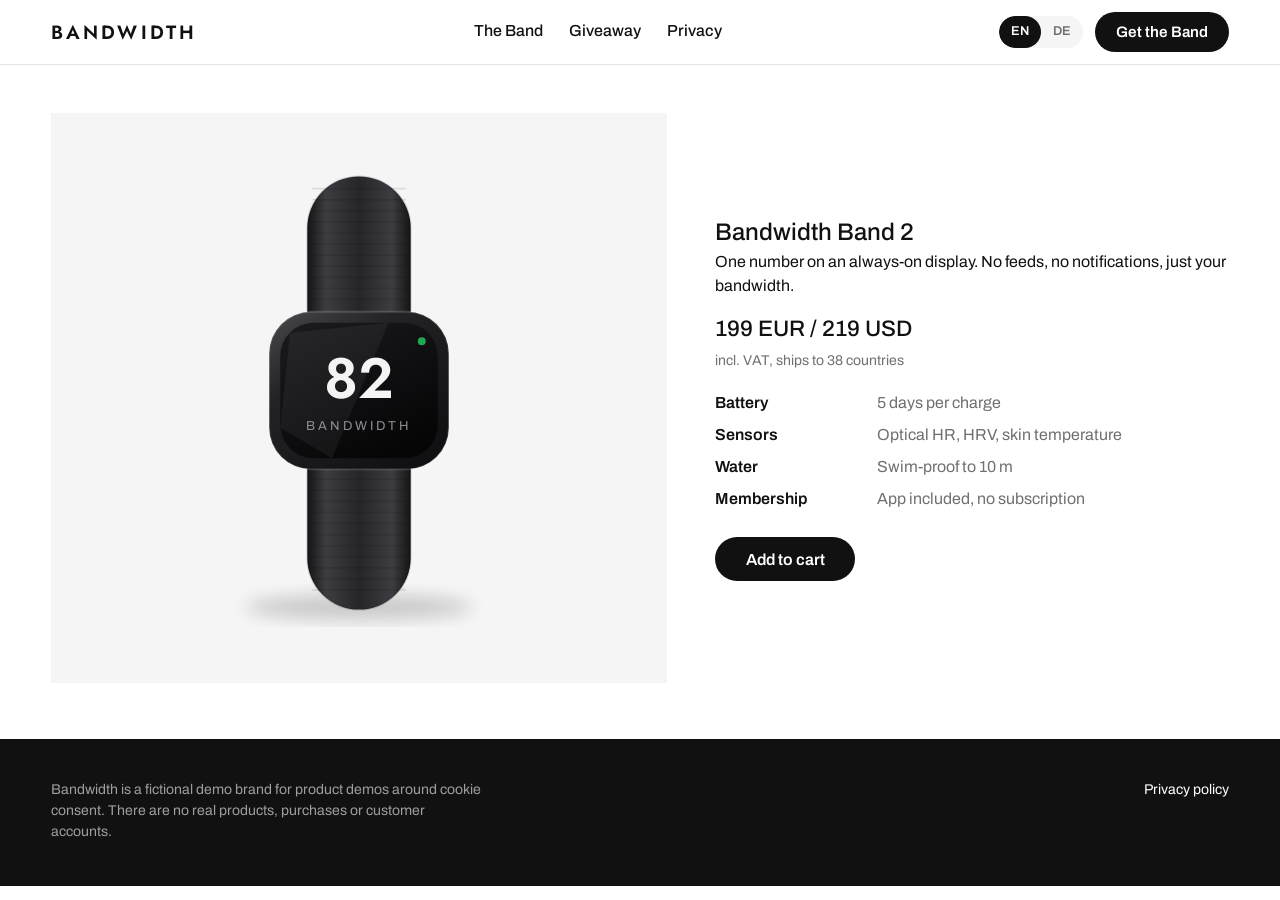
<file: band.html>
<!doctype html>
<html lang="en">
<head>
<meta charset="utf-8">
<meta name="viewport" content="width=device-width, initial-scale=1">
<title>Bandwidth Band 2</title>
<meta name="description" content="Bandwidth Band 2: screenless sensor band for HRV, sleep and strain. Fictional demo brand.">
<link rel="preconnect" href="https://fonts.googleapis.com">
<link rel="preconnect" href="https://fonts.gstatic.com" crossorigin>
<link href="https://fonts.googleapis.com/css2?family=Jost:wght@500;600&family=Archivo:wght@400;500;600&display=swap" rel="stylesheet">
<link rel="stylesheet" href="style.css">
<script src="i18n.js"></script>
<!-- Demo tracking: deliberately sets non-essential cookies WITHOUT consent (scan target) -->
<script src="tracking.js"></script>
</head>
<body>

<header>
  <div class="wrap nav">
    <a class="brand" href="index.html">Bandwidth</a>
    <nav class="nav-links">
      <a href="band.html" data-i18n="nav.band">The Band</a>
      <a href="giveaway.html" data-i18n="nav.giveaway">Giveaway</a>
      <a href="privacy.html" data-i18n="nav.privacy">Privacy</a>
    </nav>
    <div class="nav-right">
      <div class="lang" role="group" aria-label="Language">
        <button type="button" data-lang="en" onclick="setLang('en')">EN</button>
        <button type="button" data-lang="de" onclick="setLang('de')">DE</button>
      </div>
      <a class="nav-cta" href="band.html" data-i18n="nav.cta">Get the Band</a>
    </div>
  </div>
</header>

<section class="product-band">
  <div class="wrap">
    <div class="device">
      <svg viewBox="0 0 260 372" role="img" aria-label="Bandwidth Band 2 fitness band, front view">
    <defs>
      <linearGradient id="strapvBP" x1="0" y1="0" x2="1" y2="0">
        <stop offset="0" stop-color="#141416"/><stop offset=".18" stop-color="#3d3d41"/>
        <stop offset=".5" stop-color="#26262a"/><stop offset=".82" stop-color="#3d3d41"/>
        <stop offset="1" stop-color="#141416"/>
      </linearGradient>
      <linearGradient id="caseBP" x1="0" y1="0" x2=".8" y2="1">
        <stop offset="0" stop-color="#4a4a4e"/><stop offset=".35" stop-color="#232326"/><stop offset="1" stop-color="#101012"/>
      </linearGradient>
      <linearGradient id="glassBP" x1="0" y1="0" x2=".6" y2="1">
        <stop offset="0" stop-color="#1b1b1f"/><stop offset="1" stop-color="#060607"/>
      </linearGradient>
      <filter id="softBP" x="-40%" y="-40%" width="180%" height="180%">
        <feGaussianBlur stdDeviation="7"/>
      </filter>
    </defs>
    <ellipse cx="130" cy="356" rx="92" ry="10" fill="#000000" opacity=".18" filter="url(#softBP)"/>
    <rect x="88" y="6" width="84" height="352" rx="42" fill="url(#strapvBP)"/>
    <rect x="88" y="6" width="84" height="352" rx="42" fill="none" stroke="#00000022" stroke-width="1.5"/>
    <line x1="92" y1="16" x2="168" y2="16" stroke="#000000" stroke-opacity=".10" stroke-width="1.4"/>
<line x1="92" y1="25" x2="168" y2="25" stroke="#000000" stroke-opacity=".10" stroke-width="1.4"/>
<line x1="92" y1="34" x2="168" y2="34" stroke="#000000" stroke-opacity=".10" stroke-width="1.4"/>
<line x1="92" y1="43" x2="168" y2="43" stroke="#000000" stroke-opacity=".10" stroke-width="1.4"/>
<line x1="92" y1="52" x2="168" y2="52" stroke="#000000" stroke-opacity=".10" stroke-width="1.4"/>
<line x1="92" y1="61" x2="168" y2="61" stroke="#000000" stroke-opacity=".10" stroke-width="1.4"/>
<line x1="92" y1="70" x2="168" y2="70" stroke="#000000" stroke-opacity=".10" stroke-width="1.4"/>
<line x1="92" y1="79" x2="168" y2="79" stroke="#000000" stroke-opacity=".10" stroke-width="1.4"/>
<line x1="92" y1="88" x2="168" y2="88" stroke="#000000" stroke-opacity=".10" stroke-width="1.4"/>
<line x1="92" y1="97" x2="168" y2="97" stroke="#000000" stroke-opacity=".10" stroke-width="1.4"/>
<line x1="92" y1="106" x2="168" y2="106" stroke="#000000" stroke-opacity=".10" stroke-width="1.4"/>
<line x1="92" y1="252" x2="168" y2="252" stroke="#000000" stroke-opacity=".10" stroke-width="1.4"/>
<line x1="92" y1="261" x2="168" y2="261" stroke="#000000" stroke-opacity=".10" stroke-width="1.4"/>
<line x1="92" y1="270" x2="168" y2="270" stroke="#000000" stroke-opacity=".10" stroke-width="1.4"/>
<line x1="92" y1="279" x2="168" y2="279" stroke="#000000" stroke-opacity=".10" stroke-width="1.4"/>
<line x1="92" y1="288" x2="168" y2="288" stroke="#000000" stroke-opacity=".10" stroke-width="1.4"/>
<line x1="92" y1="297" x2="168" y2="297" stroke="#000000" stroke-opacity=".10" stroke-width="1.4"/>
<line x1="92" y1="306" x2="168" y2="306" stroke="#000000" stroke-opacity=".10" stroke-width="1.4"/>
<line x1="92" y1="315" x2="168" y2="315" stroke="#000000" stroke-opacity=".10" stroke-width="1.4"/>
<line x1="92" y1="324" x2="168" y2="324" stroke="#000000" stroke-opacity=".10" stroke-width="1.4"/>
<line x1="92" y1="333" x2="168" y2="333" stroke="#000000" stroke-opacity=".10" stroke-width="1.4"/>
<line x1="92" y1="342" x2="168" y2="342" stroke="#000000" stroke-opacity=".10" stroke-width="1.4"/>
    
    <rect x="57" y="116" width="146" height="128" rx="34" fill="url(#caseBP)"/>
    <rect x="57" y="116" width="146" height="128" rx="34" fill="none" stroke="#ffffff2a" stroke-width="1.5"/>
    <rect x="66" y="125" width="128" height="110" rx="27" fill="url(#glassBP)"/>
    <path d="M74 133 L154 125 L108 235 L66 210 Z" fill="#ffffff" opacity=".05"/>
    <text x="130" y="186" text-anchor="middle" fill="#f4f4f5" font-family="Jost,sans-serif" font-size="46" font-weight="600">82</text>
    <text x="130" y="212" text-anchor="middle" fill="#8b8f93" font-family="Archivo,sans-serif" font-size="10.5" letter-spacing="2.5">BANDWIDTH</text>
    <circle cx="181" cy="140" r="3.2" fill="#1eaa52"/>
  </svg>
    </div>
    <div>
      <h2 data-i18n="prod.h2">Bandwidth Band 2</h2>
      <p data-i18n="prod.p">No screen, no notifications. A sensor strap you forget you are wearing, and an app you actually want to open.</p>
      <div class="price-row">
        <span class="price">199 EUR / 219 USD</span>
      </div>
      <p class="vat" data-i18n="prod.vat">incl. VAT, ships to 38 countries</p>
      <div class="spec-list">
        <div><b data-i18n="prod.s1b">Battery</b><span data-i18n="prod.s1">5 days per charge</span></div>
        <div><b data-i18n="prod.s2b">Sensors</b><span data-i18n="prod.s2">Optical HR, HRV, skin temperature</span></div>
        <div><b data-i18n="prod.s3b">Water</b><span data-i18n="prod.s3">Swim-proof to 10 m</span></div>
        <div><b data-i18n="prod.s4b">Membership</b><span data-i18n="prod.s4">App included, no subscription</span></div>
      </div>
      <button class="btn" onclick="document.cookie='bw_cart=band2;path=/;SameSite=Lax'; document.getElementById('cart-note').style.display='block';" data-i18n="prod.cart">Add to cart</button>
      <p class="cart-note" id="cart-note" data-i18n="prod.cartnote">In your cart (demo, there is no real checkout).</p>
    </div>
  </div>
</section>

<footer>
  <div class="wrap">
    <p class="demo-note" data-i18n="foot.demo">Bandwidth is a fictional demo brand for product demos around cookie consent. There are no real products, purchases or customer accounts.</p>
    <p><a href="privacy.html" data-i18n="foot.privacy">Privacy policy</a></p>
  </div>
</footer>

</body>
</html>
</file>
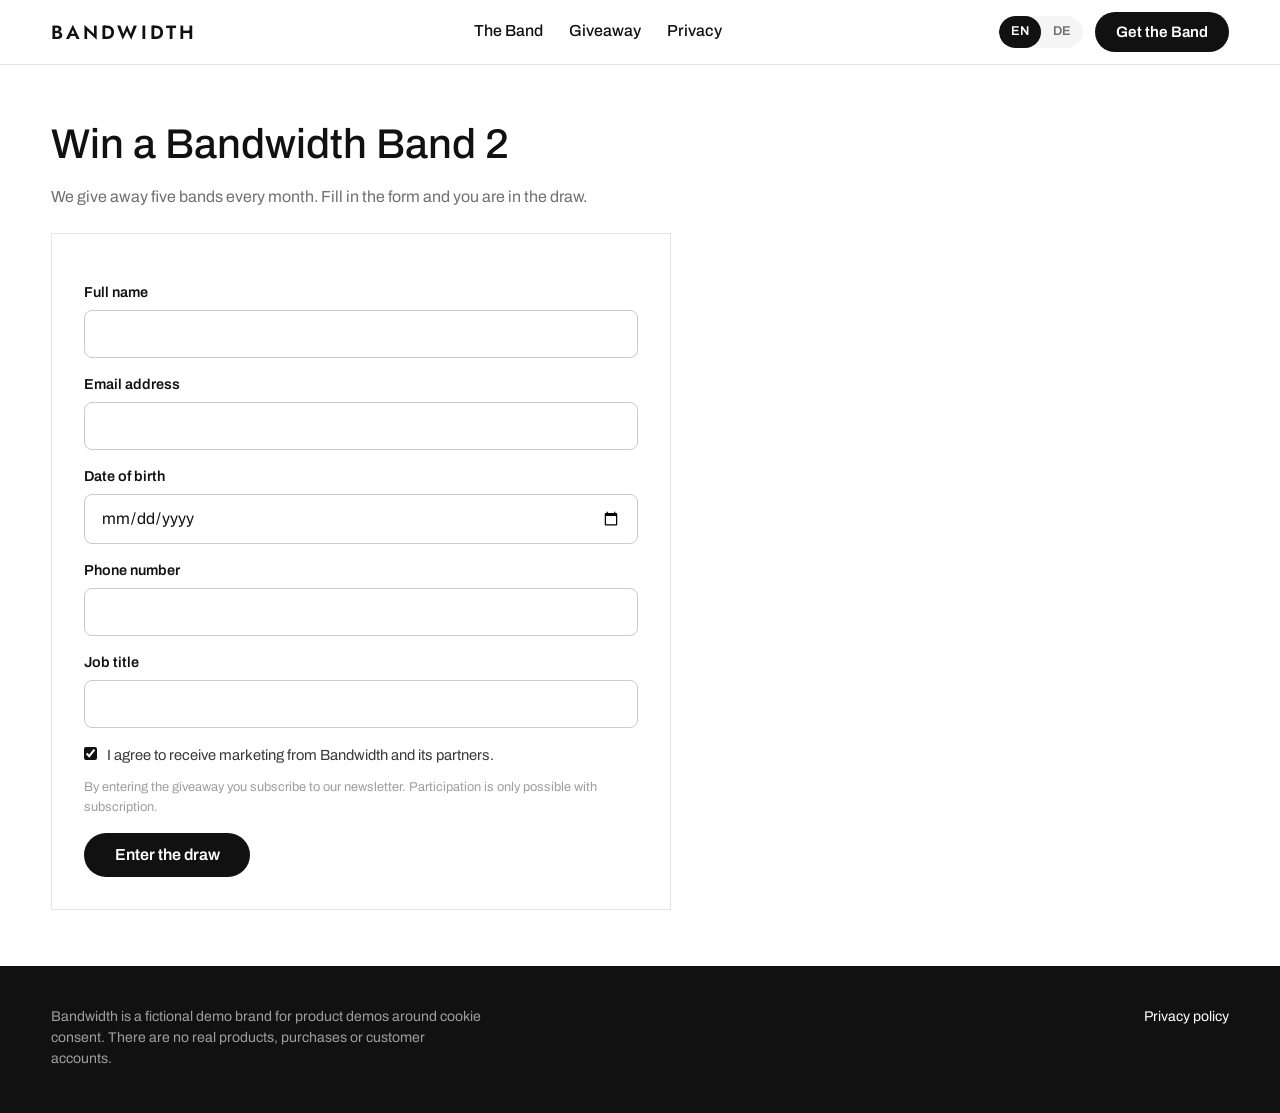
<file: giveaway.html>
<!doctype html>
<html lang="en">
<head>
<meta charset="utf-8">
<meta name="viewport" content="width=device-width, initial-scale=1">
<title>Win a Bandwidth Band 2</title>
<meta name="description" content="Monthly giveaway: win a Bandwidth Band 2. Fictional demo brand.">
<link rel="preconnect" href="https://fonts.googleapis.com">
<link rel="preconnect" href="https://fonts.gstatic.com" crossorigin>
<link href="https://fonts.googleapis.com/css2?family=Jost:wght@500;600&family=Archivo:wght@400;500;600&display=swap" rel="stylesheet">
<link rel="stylesheet" href="style.css">
<script src="i18n.js"></script>
<!-- Demo tracking: deliberately sets non-essential cookies WITHOUT consent (scan target) -->
<script src="tracking.js"></script>
</head>
<body>

<header>
  <div class="wrap nav">
    <a class="brand" href="index.html">Bandwidth</a>
    <nav class="nav-links">
      <a href="band.html" data-i18n="nav.band">The Band</a>
      <a href="giveaway.html" data-i18n="nav.giveaway">Giveaway</a>
      <a href="privacy.html" data-i18n="nav.privacy">Privacy</a>
    </nav>
    <div class="nav-right">
      <div class="lang" role="group" aria-label="Language">
        <button type="button" data-lang="en" onclick="setLang('en')">EN</button>
        <button type="button" data-lang="de" onclick="setLang('de')">DE</button>
      </div>
      <a class="nav-cta" href="band.html" data-i18n="nav.cta">Get the Band</a>
    </div>
  </div>
</header>

<section class="section">
  <div class="wrap">
    <h1 style="font-size:clamp(1.9rem,3.6vw,2.6rem);margin-bottom:10px" data-i18n="gw.h1">Win a Bandwidth Band 2</h1>
    <p class="sub" data-i18n="gw.p">We give away five bands every month. Fill in the form and you are in the draw.</p>

    <form class="formcard" onsubmit="event.preventDefault(); this.querySelector('.form-note').style.display='block';">
      <div class="field">
        <label for="gw-name" data-i18n="gw.name">Full name</label>
        <input id="gw-name" type="text" required>
      </div>
      <div class="field">
        <label for="gw-mail" data-i18n="gw.mail">Email address</label>
        <input id="gw-mail" type="email" required>
      </div>
      <div class="field">
        <label for="gw-birth" data-i18n="gw.birth">Date of birth</label>
        <input id="gw-birth" type="date" required>
      </div>
      <div class="field">
        <label for="gw-phone" data-i18n="gw.phone">Phone number</label>
        <input id="gw-phone" type="tel" required>
      </div>
      <div class="field">
        <label for="gw-job" data-i18n="gw.job">Job title</label>
        <input id="gw-job" type="text" required>
      </div>
      <label class="check">
        <input type="checkbox" checked>
        <span data-i18n="gw.check">I agree to receive marketing from Bandwidth and its partners.</span>
      </label>
      <p class="fineprint" data-i18n="gw.fine">By entering the giveaway you subscribe to our newsletter. Participation is only possible with subscription.</p>
      <div class="field"><button class="btn" type="submit" data-i18n="gw.btn">Enter the draw</button></div>
      <p class="form-note" data-i18n="gw.note">You are in the draw (demo only).</p>
    </form>
  </div>
</section>

<footer>
  <div class="wrap">
    <p class="demo-note" data-i18n="foot.demo">Bandwidth is a fictional demo brand for product demos around cookie consent. There are no real products, purchases or customer accounts.</p>
    <p><a href="privacy.html" data-i18n="foot.privacy">Privacy policy</a></p>
  </div>
</footer>

</body>
</html>
</file>
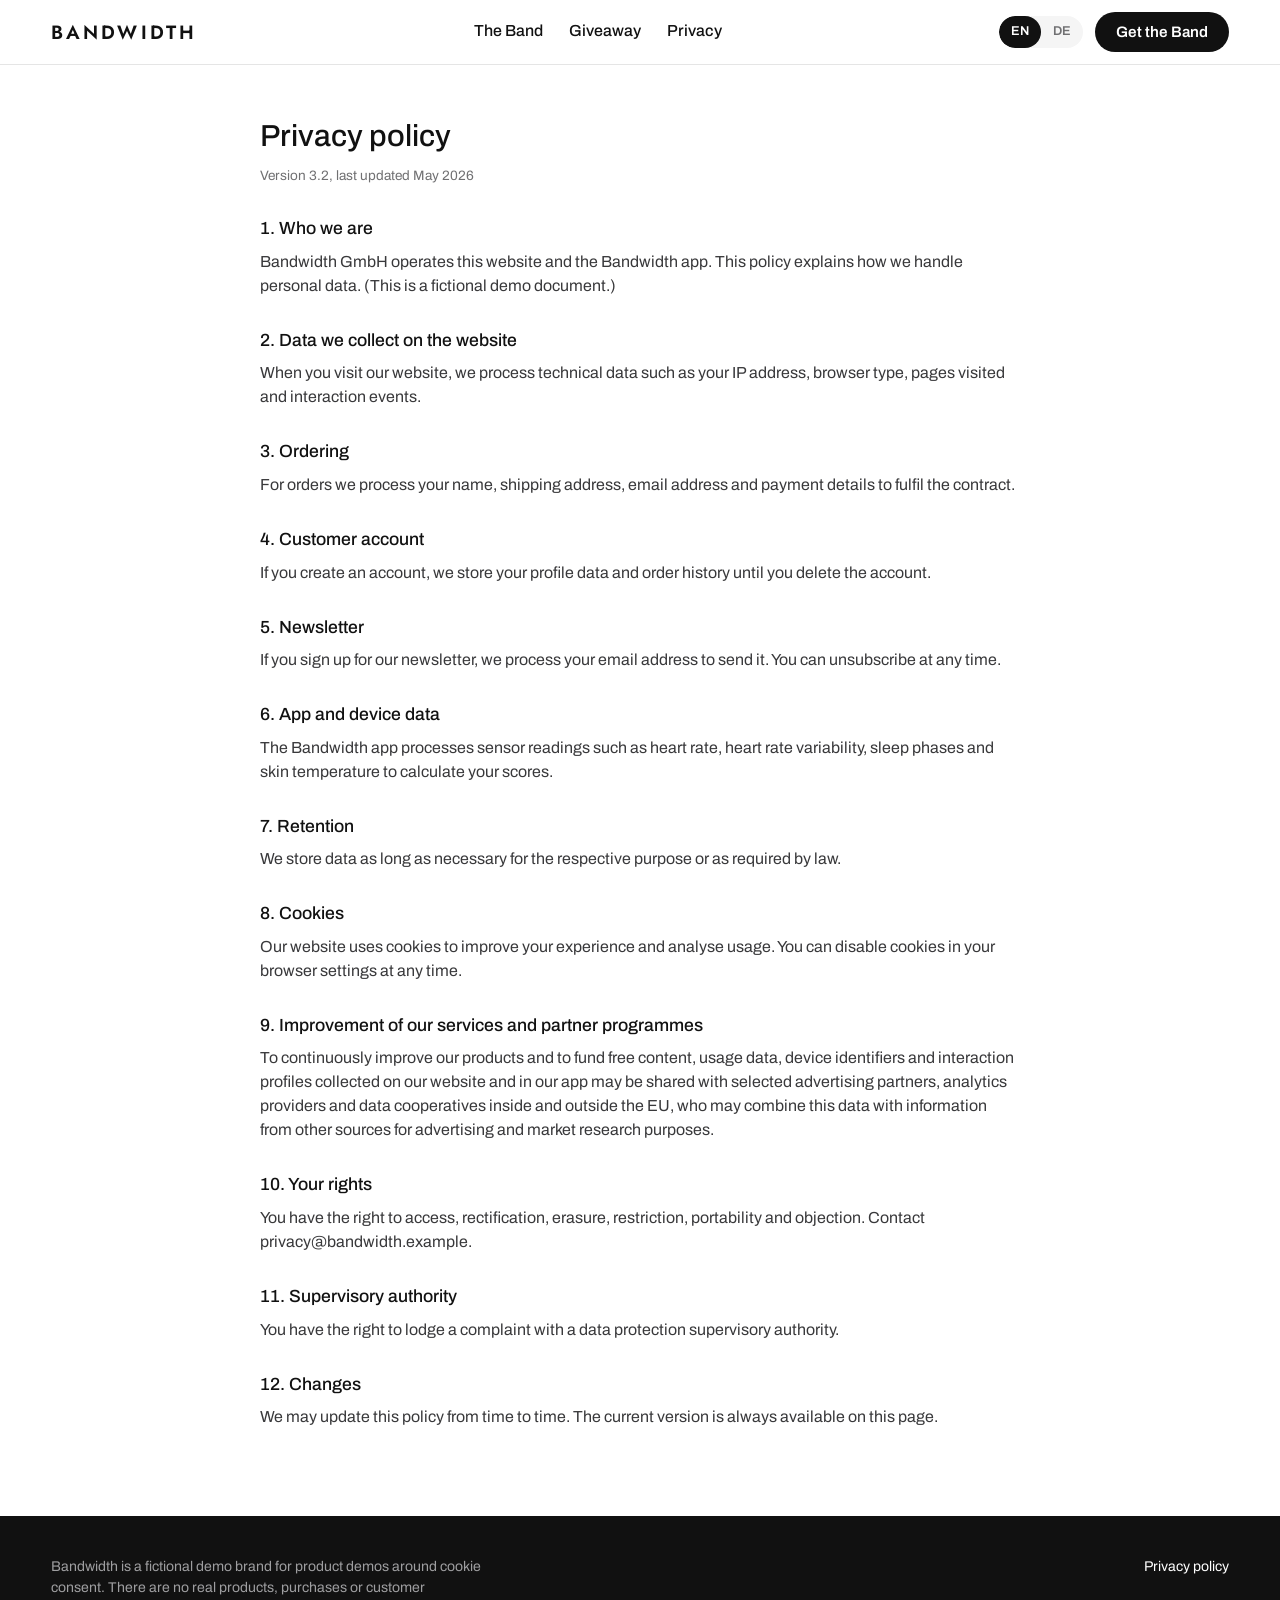
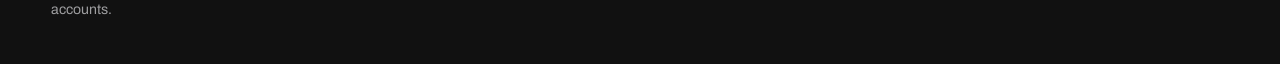
<file: privacy.html>
<!doctype html>
<html lang="en">
<head>
<meta charset="utf-8">
<meta name="viewport" content="width=device-width, initial-scale=1">
<title>Privacy policy | Bandwidth</title>
<link rel="preconnect" href="https://fonts.googleapis.com">
<link rel="preconnect" href="https://fonts.gstatic.com" crossorigin>
<link href="https://fonts.googleapis.com/css2?family=Jost:wght@500;600&family=Archivo:wght@400;500;600&display=swap" rel="stylesheet">
<link rel="stylesheet" href="style.css">
<script src="i18n.js"></script>
<!-- Demo tracking: deliberately sets non-essential cookies WITHOUT consent (scan target) -->
<script src="tracking.js"></script>
</head>
<body>

<header>
  <div class="wrap nav">
    <a class="brand" href="index.html">Bandwidth</a>
    <nav class="nav-links">
      <a href="band.html" data-i18n="nav.band">The Band</a>
      <a href="giveaway.html" data-i18n="nav.giveaway">Giveaway</a>
      <a href="privacy.html" data-i18n="nav.privacy">Privacy</a>
    </nav>
    <div class="nav-right">
      <div class="lang" role="group" aria-label="Language">
        <button type="button" data-lang="en" onclick="setLang('en')">EN</button>
        <button type="button" data-lang="de" onclick="setLang('de')">DE</button>
      </div>
      <a class="nav-cta" href="band.html" data-i18n="nav.cta">Get the Band</a>
    </div>
  </div>
</header>

<main class="wrap legal">
  <h1 data-i18n="pv.h1">Privacy policy</h1>
  <p class="stand" data-i18n="pv.stand">Version 3.2, last updated May 2026</p>

  <div data-lang-block="en">
    <h2>1. Who we are</h2>
    <p>Bandwidth GmbH operates this website and the Bandwidth app. This policy explains how we handle personal data. (This is a fictional demo document.)</p>
    <h2>2. Data we collect on the website</h2>
    <p>When you visit our website, we process technical data such as your IP address, browser type, pages visited and interaction events.</p>
    <h2>3. Ordering</h2>
    <p>For orders we process your name, shipping address, email address and payment details to fulfil the contract.</p>
    <h2>4. Customer account</h2>
    <p>If you create an account, we store your profile data and order history until you delete the account.</p>
    <h2>5. Newsletter</h2>
    <p>If you sign up for our newsletter, we process your email address to send it. You can unsubscribe at any time.</p>
    <h2>6. App and device data</h2>
    <p>The Bandwidth app processes sensor readings such as heart rate, heart rate variability, sleep phases and skin temperature to calculate your scores.</p>
    <h2>7. Retention</h2>
    <p>We store data as long as necessary for the respective purpose or as required by law.</p>
    <h2>8. Cookies</h2>
    <p>Our website uses cookies to improve your experience and analyse usage. You can disable cookies in your browser settings at any time.</p>
    <h2>9. Improvement of our services and partner programmes</h2>
    <p>To continuously improve our products and to fund free content, usage data, device identifiers and interaction profiles collected on our website and in our app may be shared with selected advertising partners, analytics providers and data cooperatives inside and outside the EU, who may combine this data with information from other sources for advertising and market research purposes.</p>
    <h2>10. Your rights</h2>
    <p>You have the right to access, rectification, erasure, restriction, portability and objection. Contact privacy@bandwidth.example.</p>
    <h2>11. Supervisory authority</h2>
    <p>You have the right to lodge a complaint with a data protection supervisory authority.</p>
    <h2>12. Changes</h2>
    <p>We may update this policy from time to time. The current version is always available on this page.</p>
  </div>

  <div data-lang-block="de" style="display:none">
    <h2>1. Wer wir sind</h2>
    <p>Die Bandwidth GmbH betreibt diese Website und die Bandwidth-App. Diese Erklärung beschreibt den Umgang mit personenbezogenen Daten. (Dies ist ein fiktives Demo-Dokument.)</p>
    <h2>2. Daten beim Website-Besuch</h2>
    <p>Beim Besuch unserer Website verarbeiten wir technische Daten wie IP-Adresse, Browsertyp, besuchte Seiten und Interaktionsereignisse.</p>
    <h2>3. Bestellung</h2>
    <p>Für Bestellungen verarbeiten wir Name, Lieferadresse, E-Mail-Adresse und Zahlungsdaten zur Vertragserfüllung.</p>
    <h2>4. Kundenkonto</h2>
    <p>Bei Anlage eines Kontos speichern wir Profildaten und Bestellhistorie, bis das Konto gelöscht wird.</p>
    <h2>5. Newsletter</h2>
    <p>Bei Anmeldung zum Newsletter verarbeiten wir die E-Mail-Adresse zum Versand. Eine Abmeldung ist jederzeit möglich.</p>
    <h2>6. App- und Gerätedaten</h2>
    <p>Die Bandwidth-App verarbeitet Sensordaten wie Herzfrequenz, Herzratenvariabilität, Schlafphasen und Hauttemperatur zur Berechnung der Scores.</p>
    <h2>7. Speicherdauer</h2>
    <p>Wir speichern Daten so lange, wie es für den jeweiligen Zweck erforderlich ist oder gesetzliche Pflichten es verlangen.</p>
    <h2>8. Cookies</h2>
    <p>Unsere Website verwendet Cookies, um das Erlebnis zu verbessern und die Nutzung zu analysieren. Cookies lassen sich jederzeit in den Browser-Einstellungen deaktivieren.</p>
    <h2>9. Verbesserung unserer Dienste und Partnerprogramme</h2>
    <p>Zur kontinuierlichen Verbesserung unserer Produkte und zur Finanzierung kostenloser Inhalte können auf unserer Website und in unserer App erhobene Nutzungsdaten, Gerätekennungen und Interaktionsprofile an ausgewählte Werbepartner, Analyse-Dienstleister und Datenkooperationen innerhalb und außerhalb der EU weitergegeben werden, die diese Daten für Werbe- und Marktforschungszwecke mit Informationen aus anderen Quellen zusammenführen können.</p>
    <h2>10. Ihre Rechte</h2>
    <p>Sie haben das Recht auf Auskunft, Berichtigung, Löschung, Einschränkung, Übertragbarkeit und Widerspruch. Kontakt: privacy@bandwidth.example.</p>
    <h2>11. Aufsichtsbehörde</h2>
    <p>Sie haben das Recht auf Beschwerde bei einer Datenschutz-Aufsichtsbehörde.</p>
    <h2>12. Änderungen</h2>
    <p>Wir können diese Erklärung von Zeit zu Zeit aktualisieren. Die jeweils aktuelle Fassung findet sich auf dieser Seite.</p>
  </div>
</main>

<footer>
  <div class="wrap">
    <p class="demo-note" data-i18n="foot.demo">Bandwidth is a fictional demo brand for product demos around cookie consent. There are no real products, purchases or customer accounts.</p>
    <p><a href="privacy.html" data-i18n="foot.privacy">Privacy policy</a></p>
  </div>
</footer>

</body>
</html>
</file>
<file: style.css>
/* BANDWIDTH - fiktive Wearable-Brand für Consent-Demos.
   Design-Sprache nach design/DESIGN.md (Nike-Analyse, getdesign.md):
   Photography-first, Ink auf Canvas, eine Soft-Fläche, Pill-CTAs, Null-Radius-Karten,
   keine Schatten, 8px-Grid, 48px-Sektionsrhythmus. Fonts: Jost (Futura-Erbe) + Archivo. */
:root{
  --ink:#111111;
  --canvas:#ffffff;
  --cloud:#f5f5f5;
  --charcoal:#39393b;
  --mute:#707072;
  --stone:#9e9ea0;
  --hairline:#cacacb;
  --hairline-soft:#e5e5e5;
  --success:#007d48;
  --pill:9999px;
  --display:"Jost","Archivo",system-ui,sans-serif;
  --ui:"Archivo",system-ui,-apple-system,"Helvetica Neue",sans-serif;
}
*{box-sizing:border-box;margin:0}
html{scroll-behavior:smooth}
body{background:var(--canvas);color:var(--ink);font-family:var(--ui);font-size:16px;line-height:1.5;-webkit-font-smoothing:antialiased}
img{max-width:100%;height:auto;display:block}
a{color:inherit;text-decoration:none}
h1,h2,h3{font-weight:500;letter-spacing:0}
::selection{background:var(--ink);color:var(--canvas)}

.wrap{max-width:1440px;margin:0 auto;padding:0 clamp(24px,4vw,80px)}

/* Navigation: weiß, Hairline, einzeilig */
header{position:sticky;top:0;z-index:20;background:var(--canvas);border-bottom:1px solid var(--hairline-soft)}
.nav{display:flex;align-items:center;justify-content:space-between;height:64px;gap:16px}
.brand{font-family:var(--display);font-weight:600;font-size:1.2rem;letter-spacing:.16em;color:var(--ink);text-transform:uppercase}
.brand b{font-weight:600;color:var(--ink)}
.nav-links{display:flex;gap:26px;font-size:1rem;font-weight:500}
.nav-links a{padding:4px 0;border-bottom:2px solid transparent}
.nav-links a:hover{border-bottom-color:var(--ink)}
.nav-right{display:flex;align-items:center;gap:12px}
.lang{display:flex;background:var(--cloud);border-radius:var(--pill);overflow:hidden;font-size:.8rem;font-weight:600}
.lang button{font:inherit;border:none;background:transparent;color:var(--mute);padding:.4rem .75rem;cursor:pointer}
.lang button.on{background:var(--ink);color:var(--canvas);border-radius:var(--pill)}
.nav-cta{background:var(--ink);color:var(--canvas);padding:.55rem 1.3rem;border-radius:var(--pill);font-weight:600;font-size:.95rem}
.nav-cta:hover{background:var(--charcoal)}
.nav-cta:active{transform:scale(.98)}
@media(max-width:760px){.nav-links{display:none}}

/* Campaign-Hero: Full-Bleed-Foto, Display-Typo eingebrannt */
.campaign{position:relative;overflow:hidden;background:var(--ink)}
.campaign img{width:100%;height:min(78vh,720px);object-fit:cover}
.campaign::after{content:"";position:absolute;inset:0;background:linear-gradient(to top,rgba(0,0,0,.62) 0%,rgba(0,0,0,.25) 38%,rgba(0,0,0,.08) 60%,transparent 100%)}
.campaign-device{position:absolute;z-index:1;right:clamp(28px,9vw,170px);top:8%;width:clamp(200px,18vw,290px);transform:rotate(-4deg);filter:drop-shadow(0 30px 50px rgba(0,0,0,.45))}
.campaign-device svg{width:100%;height:auto}
@media(max-width:860px){.campaign-device{display:none}}
.campaign-copy{position:absolute;z-index:2;inset:auto 0 0 0;padding:0 clamp(24px,4vw,80px) clamp(32px,5vh,56px);max-width:1440px;margin:0 auto;color:var(--canvas)}
.campaign h1{font-family:var(--display);font-weight:600;text-transform:uppercase;font-size:clamp(2.6rem,7.5vw,6rem);line-height:.9;letter-spacing:.005em}
.campaign p{margin-top:14px;max-width:44ch;font-size:1.05rem;color:#f2f2f2}
.hero-ctas{margin-top:22px;display:flex;gap:12px;flex-wrap:wrap}
.btn{display:inline-block;background:var(--ink);color:var(--canvas);padding:.85rem 1.9rem;border-radius:var(--pill);font-weight:600;font-family:var(--ui);border:none;font-size:1rem;cursor:pointer}
.btn:hover{background:var(--charcoal)}
.btn:active{transform:scale(.98)}
.btn-onimage{background:var(--canvas);color:var(--ink)}
.btn-onimage:hover{background:var(--cloud)}

/* Global-Streifen */
.globe{border-bottom:1px solid var(--hairline-soft)}
.globe .wrap{padding-top:14px;padding-bottom:14px;display:flex;justify-content:center;gap:34px;flex-wrap:wrap;font-size:.9rem;font-weight:500;color:var(--mute)}

/* Sektionen: 48px-Rhythmus, Headline direkt unter der Kante */
.section{padding:48px 0 56px}
.section h2{font-size:clamp(1.5rem,2.6vw,2rem);margin-bottom:6px}
.section .sub{color:var(--mute);max-width:62ch;margin-bottom:24px}

/* Editorial-Kacheln (Shop-by-Sport-Muster): Foto ist die Karte, Pill unten links */
.tile-grid{display:grid;grid-template-columns:repeat(3,1fr);gap:8px}
.tile{position:relative;overflow:hidden;background:var(--cloud)}
.tile img{width:100%;aspect-ratio:4/5;object-fit:cover}
.tile-metric{border:1px solid var(--hairline-soft)}
.tile-metric svg{width:100%;height:auto;display:block}
.tile .pill-label{position:absolute;left:16px;bottom:16px;background:var(--canvas);color:var(--ink);padding:.5rem 1.2rem;border-radius:var(--pill);font-weight:600;font-size:.95rem}
.tile-meta{padding:10px 2px 0;font-size:.95rem}
.tile-meta p{color:var(--mute)}
@media(max-width:860px){.tile-grid{grid-template-columns:1fr}}

/* Hardware-Streifen: Produktkarten nach Nike-PLP-Muster (Null-Radius, Visual auf Soft-Fläche) */
.hw-grid{display:grid;grid-template-columns:repeat(4,1fr);gap:8px}
.hw-card{display:block}
.hw-visual{background:var(--cloud);aspect-ratio:1/1;display:grid;place-items:center;padding:20px}
.hw-visual svg{width:68%;height:auto}
.hw-card:hover .hw-visual{background:#efefef}
.hw-meta{padding:12px 2px 0;font-size:.95rem}
.hw-meta b{font-weight:600}
.hw-meta p{color:var(--mute)}
.hw-price{display:block;margin-top:4px;font-weight:600}
@media(max-width:1023px){.hw-grid{grid-template-columns:repeat(2,1fr)}}
@media(max-width:599px){.hw-grid{grid-template-columns:1fr}}

/* Score-Karte (App-Vorschau) auf Soft-Fläche */
.score-strip{background:var(--cloud)}
.score-strip .wrap{padding-top:48px;padding-bottom:56px;display:grid;grid-template-columns:1fr 1fr;gap:48px;align-items:center}
.score-card{background:var(--canvas);padding:40px;display:grid;place-items:center;border:1px solid var(--hairline-soft)}
.score-card svg{width:min(280px,64vw);height:auto}
.score-caption{margin-top:12px;font-size:.92rem;color:var(--mute);text-align:center}
@media(max-width:860px){.score-strip .wrap{grid-template-columns:1fr}}

/* Produktseite: Foto/Render auf Soft-Fläche, Null-Radius */
.product-band .wrap{display:grid;grid-template-columns:6fr 5fr;gap:48px;align-items:center;padding-top:48px;padding-bottom:56px}
.device{background:var(--cloud);padding:56px;display:grid;place-items:center}
.device svg{width:min(320px,66vw);height:auto}
.price-row{display:flex;align-items:baseline;gap:14px;margin:14px 0 4px}
.price{font-size:1.4rem;font-weight:500}
.vat{font-size:.88rem;color:var(--mute)}
.spec-list{margin:20px 0 26px;display:grid;gap:8px}
.spec-list div{display:flex;gap:10px;align-items:baseline}
.spec-list b{font-weight:600;min-width:9.5rem}
.spec-list span{color:var(--mute)}
.cart-note{margin-top:14px;color:var(--success);font-weight:600;display:none}
@media(max-width:860px){.product-band .wrap{grid-template-columns:1fr}}

/* Formulare: Labels über Feldern, Pill-Submit */
.formcard{background:var(--canvas);border:1px solid var(--hairline-soft);padding:32px;max-width:620px}
.formcard h2{font-size:1.4rem}
.field{margin-top:16px}
.field label{display:block;font-size:.9rem;font-weight:600;margin-bottom:6px}
.field input{width:100%;padding:.7rem 1rem;border-radius:8px;border:1.5px solid var(--hairline);background:var(--canvas);color:var(--ink);font:inherit}
.field input:focus{outline:2px solid var(--ink);outline-offset:1px}
.check{display:flex;gap:10px;margin-top:16px;font-size:.92rem;align-items:flex-start;color:var(--charcoal)}
.check input{margin-top:3px;accent-color:var(--ink)}
.fineprint{margin-top:12px;font-size:.8rem;color:var(--stone)}
.form-note{margin-top:14px;color:var(--success);font-weight:600;display:none}

/* Newsletter auf Soft-Fläche */
.newsletter{background:var(--cloud)}
.newsletter .wrap{padding-top:48px;padding-bottom:56px;display:grid;grid-template-columns:1fr 1fr;gap:44px;align-items:start}
.newsletter h2{font-size:1.6rem}
.newsletter p{color:var(--mute);margin-top:8px;max-width:44ch}
@media(max-width:860px){.newsletter .wrap{grid-template-columns:1fr}}

/* Privacy-Seite */
.legal{max-width:760px;padding:48px 0 80px}
.legal h1{font-size:1.9rem;margin-bottom:6px}
.legal .stand{font-size:.85rem;color:var(--mute);margin-bottom:30px}
.legal h2{font-size:1.1rem;margin:30px 0 6px}
.legal p{margin:.45rem 0;color:var(--charcoal)}
.legal .upfront{background:var(--cloud);border-left:3px solid var(--ink);padding:16px 18px;margin:20px 0}

/* Footer: Ink-Fläche wie das Nike-Footer-Muster */
footer{background:var(--ink);color:var(--stone);font-size:.88rem}
footer .wrap{padding-top:40px;padding-bottom:44px;display:flex;justify-content:space-between;gap:26px;flex-wrap:wrap}
footer a{color:var(--canvas)}
.demo-note{max-width:54ch}
</file>
